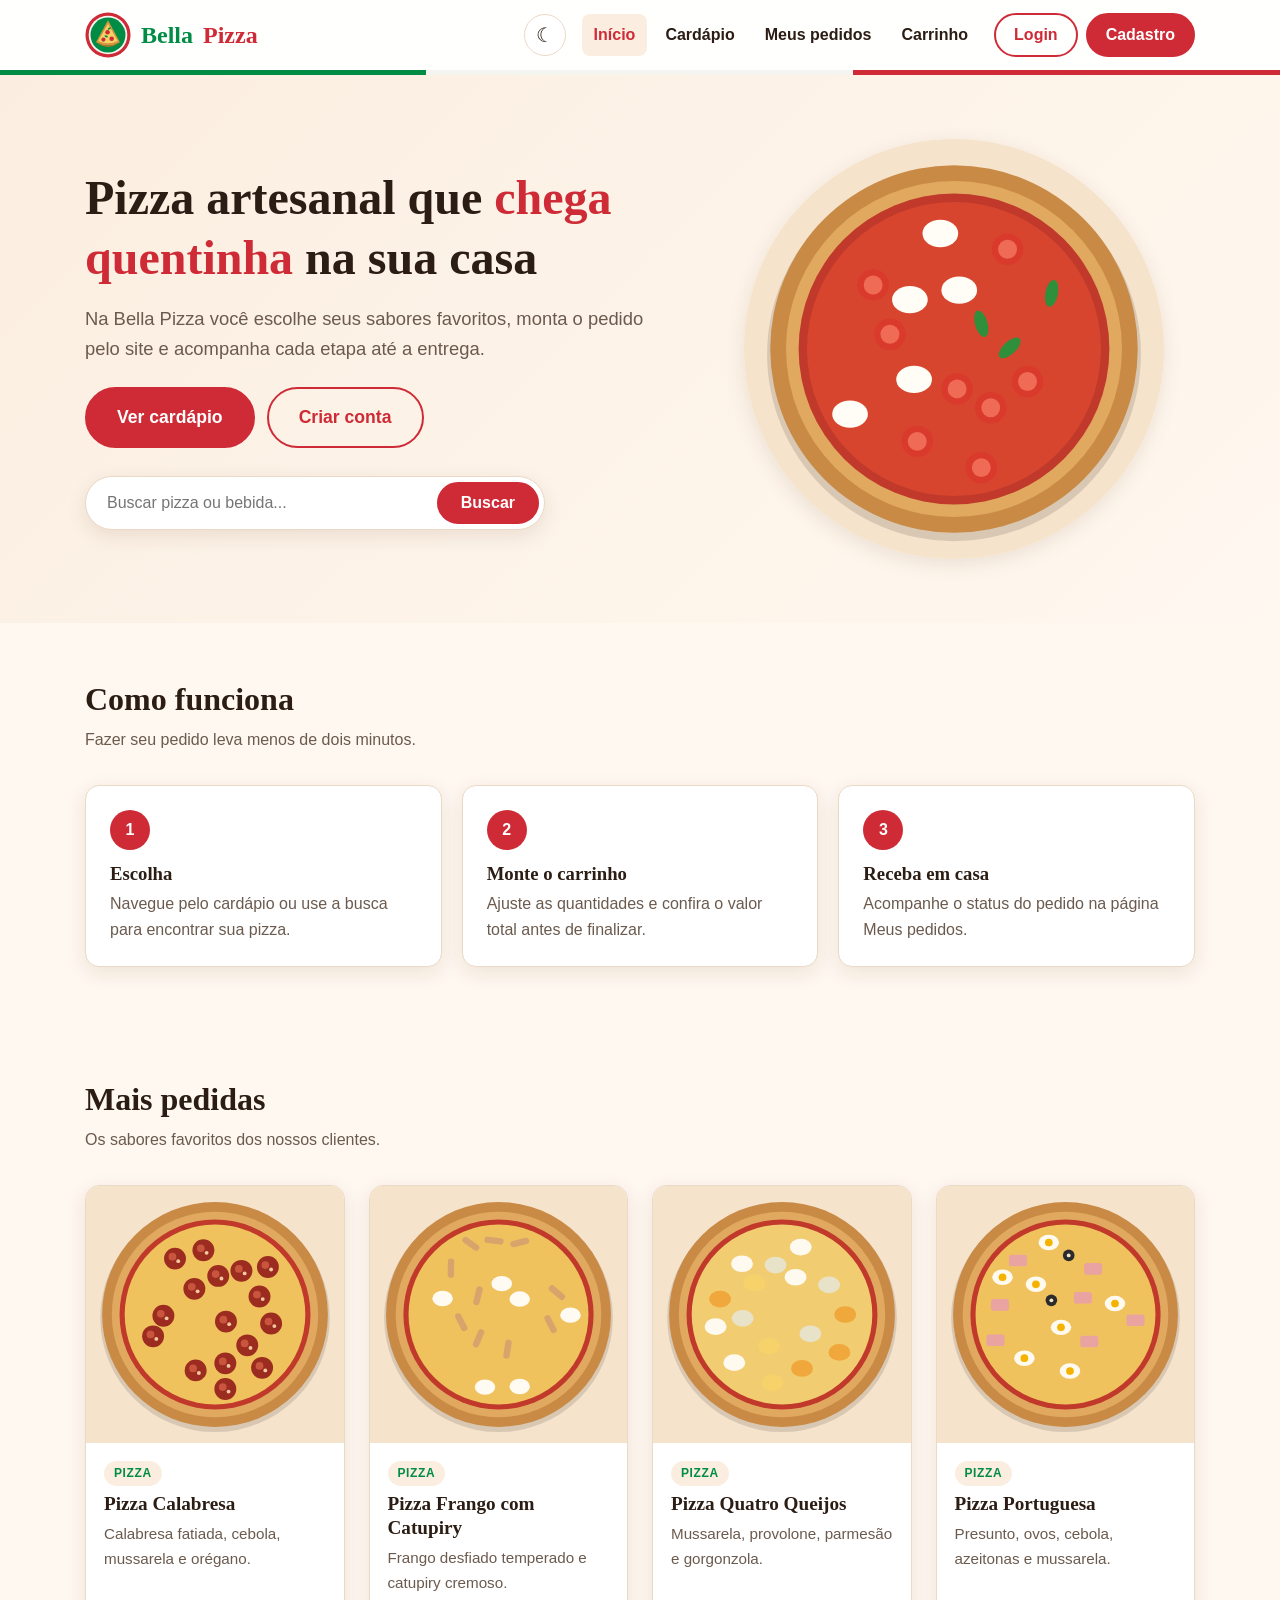
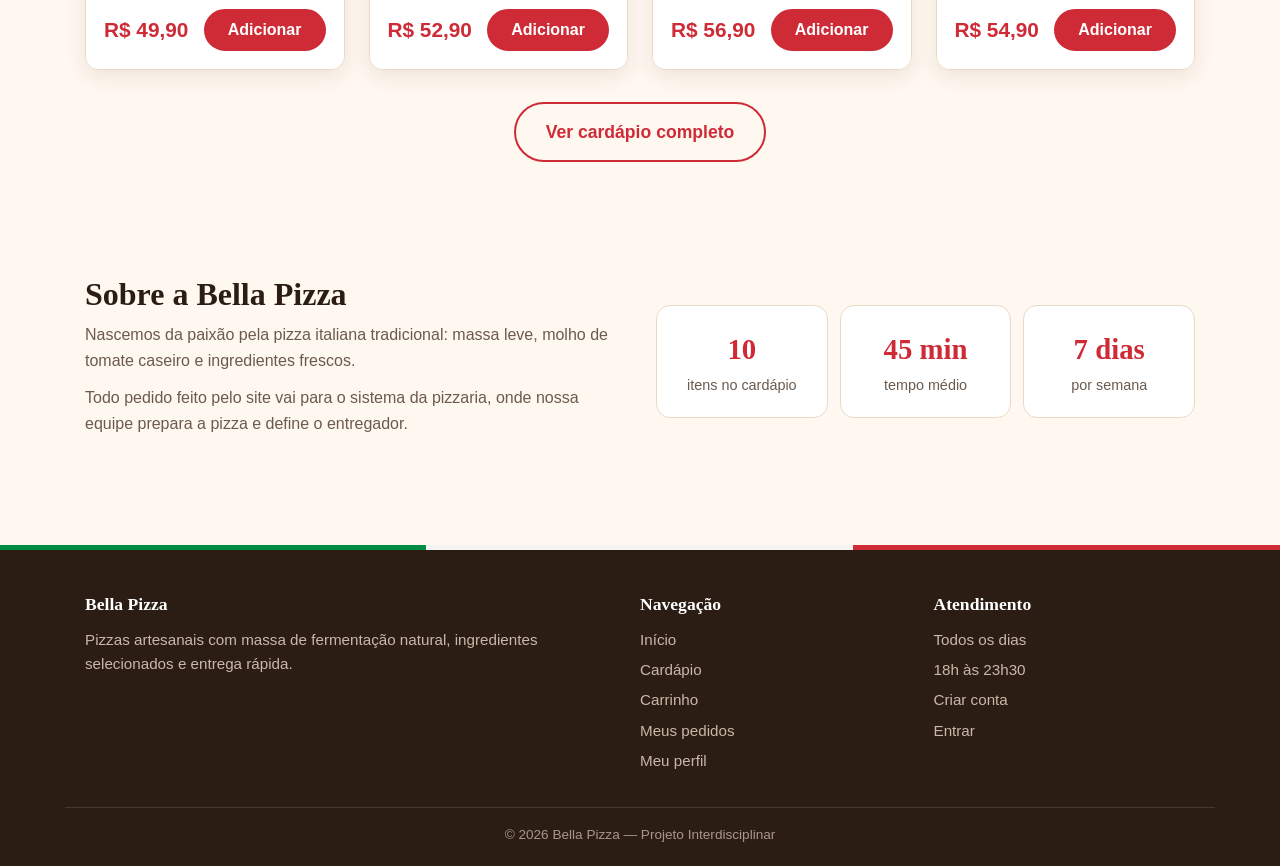
<file: index.html>
<!DOCTYPE html>
<html lang="pt-BR">
<head>
  <meta charset="UTF-8">
  <meta name="viewport" content="width=device-width, initial-scale=1.0">
  <title>Início | Bella Pizza</title>
  <link rel="icon" href="logo.svg">
  <link rel="stylesheet" href="style.css">
  <script src="script.js"></script>
</head>
<body data-pagina="inicio">
  <header class="topo">
    <div class="container topo-conteudo">
      <a href="index.html" class="logo"><img src="logo.svg" alt="Logo Bella Pizza"> Bella <span>Pizza</span></a>
      <button class="tema-botao" id="temaBotao" title="Mudar tema">☾</button>
      <button class="menu-botao" id="menuBotao" title="Menu">☰</button>
      <nav class="menu" id="menu">
        <a href="index.html" class="ativo">Início</a>
        <a href="produtos.html">Cardápio</a>
        <a href="pedidos.html">Meus pedidos</a>
        <a href="carrinho.html">Carrinho <span class="contador" id="contadorCarrinho" hidden>0</span></a>
        <div class="menu-conta" id="menuVisitante">
          <a href="login.html" class="botao botao-contorno">Login</a>
          <a href="cadastro.html" class="botao">Cadastro</a>
        </div>
        <div class="menu-conta" id="menuLogado" hidden>
          <a href="perfil.html" class="botao botao-contorno" id="linkPerfil">Meu perfil</a>
          <button class="botao-texto" id="botaoSair">Sair</button>
        </div>
      </nav>
    </div>
  </header>

  <main>
    <section class="destaque">
      <div class="container destaque-conteudo">
        <div>
          <h1>Pizza artesanal que <span>chega quentinha</span> na sua casa</h1>
          <p>Na Bella Pizza você escolhe seus sabores favoritos, monta o pedido pelo site e acompanha cada etapa até a entrega.</p>
          <div class="destaque-acoes">
            <a href="produtos.html" class="botao botao-grande">Ver cardápio</a>
            <a href="cadastro.html" class="botao botao-contorno botao-grande">Criar conta</a>
          </div>
          <form class="form-busca" action="produtos.html">
            <input type="search" name="busca" maxlength="50" placeholder="Buscar pizza ou bebida...">
            <button type="submit" class="botao">Buscar</button>
          </form>
        </div>
        <div class="destaque-imagem">
          <img src="pizza-margherita.svg" alt="Pizza Margherita">
        </div>
      </div>
    </section>

    <section class="secao">
      <div class="container">
        <h2 class="titulo-secao">Como funciona</h2>
        <p class="subtitulo-secao">Fazer seu pedido leva menos de dois minutos.</p>
        <div class="passos">
          <div class="passo">
            <span class="passo-numero">1</span>
            <h3>Escolha</h3>
            <p>Navegue pelo cardápio ou use a busca para encontrar sua pizza.</p>
          </div>
          <div class="passo">
            <span class="passo-numero">2</span>
            <h3>Monte o carrinho</h3>
            <p>Ajuste as quantidades e confira o valor total antes de finalizar.</p>
          </div>
          <div class="passo">
            <span class="passo-numero">3</span>
            <h3>Receba em casa</h3>
            <p>Acompanhe o status do pedido na página Meus pedidos.</p>
          </div>
        </div>
      </div>
    </section>

    <section class="secao">
      <div class="container">
        <h2 class="titulo-secao">Mais pedidas</h2>
        <p class="subtitulo-secao">Os sabores favoritos dos nossos clientes.</p>
        <div class="grade-produtos" id="destaques"></div>
        <div class="centro">
          <a href="produtos.html" class="botao botao-contorno botao-grande">Ver cardápio completo</a>
        </div>
      </div>
    </section>

    <section class="secao">
      <div class="container sobre">
        <div>
          <h2 class="titulo-secao">Sobre a Bella Pizza</h2>
          <p>Nascemos da paixão pela pizza italiana tradicional: massa leve, molho de tomate caseiro e ingredientes frescos.</p>
          <p>Todo pedido feito pelo site vai para o sistema da pizzaria, onde nossa equipe prepara a pizza e define o entregador.</p>
        </div>
        <div class="numeros">
          <div class="numero"><strong>10</strong><span>itens no cardápio</span></div>
          <div class="numero"><strong>45 min</strong><span>tempo médio</span></div>
          <div class="numero"><strong>7 dias</strong><span>por semana</span></div>
        </div>
      </div>
    </section>
  </main>

  <footer class="rodape">
    <div class="container rodape-conteudo">
      <div>
        <h3>Bella Pizza</h3>
        <p>Pizzas artesanais com massa de fermentação natural, ingredientes selecionados e entrega rápida.</p>
      </div>
      <div>
        <h3>Navegação</h3>
        <ul>
          <li><a href="index.html">Início</a></li>
          <li><a href="produtos.html">Cardápio</a></li>
          <li><a href="carrinho.html">Carrinho</a></li>
          <li><a href="pedidos.html">Meus pedidos</a></li>
          <li><a href="perfil.html">Meu perfil</a></li>
        </ul>
      </div>
      <div>
        <h3>Atendimento</h3>
        <ul>
          <li>Todos os dias</li>
          <li>18h às 23h30</li>
          <li><a href="cadastro.html">Criar conta</a></li>
          <li><a href="login.html">Entrar</a></li>
        </ul>
      </div>
    </div>
    <div class="container rodape-final">© 2026 Bella Pizza — Projeto Interdisciplinar</div>
  </footer>
</body>
</html>
</file>
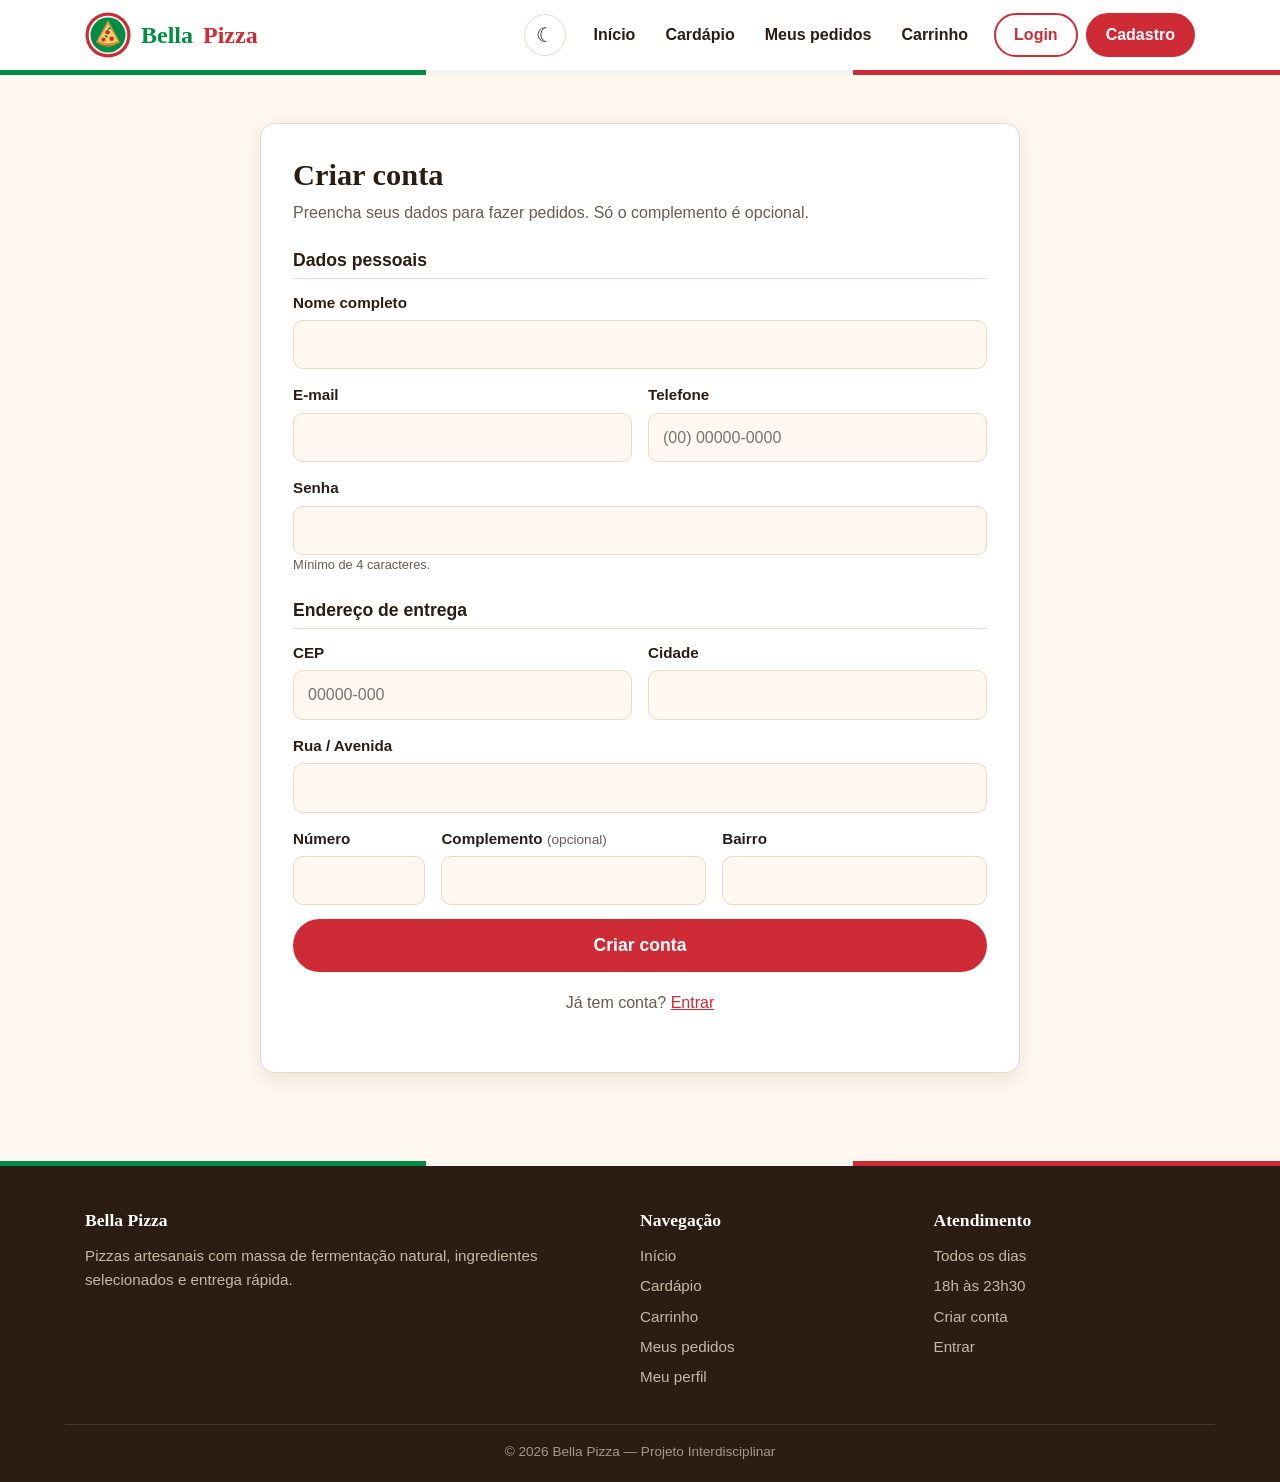
<file: cadastro.html>
<!DOCTYPE html>
<html lang="pt-BR">
<head>
  <meta charset="UTF-8">
  <meta name="viewport" content="width=device-width, initial-scale=1.0">
  <title>Cadastro | Bella Pizza</title>
  <link rel="icon" href="logo.svg">
  <link rel="stylesheet" href="style.css">
  <script src="script.js"></script>
</head>
<body data-pagina="cadastro">
  <header class="topo">
    <div class="container topo-conteudo">
      <a href="index.html" class="logo"><img src="logo.svg" alt="Logo Bella Pizza"> Bella <span>Pizza</span></a>
      <button class="tema-botao" id="temaBotao" title="Mudar tema">☾</button>
      <button class="menu-botao" id="menuBotao" title="Menu">☰</button>
      <nav class="menu" id="menu">
        <a href="index.html">Início</a>
        <a href="produtos.html">Cardápio</a>
        <a href="pedidos.html">Meus pedidos</a>
        <a href="carrinho.html">Carrinho <span class="contador" id="contadorCarrinho" hidden>0</span></a>
        <div class="menu-conta" id="menuVisitante">
          <a href="login.html" class="botao botao-contorno">Login</a>
          <a href="cadastro.html" class="botao">Cadastro</a>
        </div>
        <div class="menu-conta" id="menuLogado" hidden>
          <a href="perfil.html" class="botao botao-contorno" id="linkPerfil">Meu perfil</a>
          <button class="botao-texto" id="botaoSair">Sair</button>
        </div>
      </nav>
    </div>
  </header>

  <main>
    <section class="pagina-form">
      <div class="container">
        <div class="caixa-form caixa-form-larga">
          <h1>Criar conta</h1>
          <p>Preencha seus dados para fazer pedidos. Só o complemento é opcional.</p>

          <form id="formCadastro">
            <h2 class="grupo-titulo">Dados pessoais</h2>
            <div class="campo">
              <label for="nome">Nome completo</label>
              <input type="text" id="nome" minlength="3" maxlength="100" required>
            </div>
            <div class="linha-campos">
              <div class="campo">
                <label for="email">E-mail</label>
                <input type="email" id="email" maxlength="100" required>
              </div>
              <div class="campo">
                <label for="telefone">Telefone</label>
                <input type="tel" id="telefone" maxlength="15" data-mascara="telefone" placeholder="(00) 00000-0000" pattern="\(\d{2}\) \d{4,5}-\d{4}" title="Digite o telefone com DDD" required>
              </div>
            </div>
            <div class="campo">
              <label for="senha">Senha</label>
              <input type="password" id="senha" minlength="4" maxlength="100" required>
              <span class="dica">Mínimo de 4 caracteres.</span>
            </div>

            <h2 class="grupo-titulo">Endereço de entrega</h2>
            <div class="linha-campos">
              <div class="campo">
                <label for="cep">CEP</label>
                <input type="text" id="cep" maxlength="9" data-mascara="cep" placeholder="00000-000" pattern="\d{5}-\d{3}" title="Digite os 8 números do CEP" required>
              </div>
              <div class="campo">
                <label for="cidade">Cidade</label>
                <input type="text" id="cidade" maxlength="50" required>
              </div>
            </div>
            <div class="campo">
              <label for="rua">Rua / Avenida</label>
              <input type="text" id="rua" maxlength="100" required>
            </div>
            <div class="linha-campos linha-campos-3">
              <div class="campo">
                <label for="numero">Número</label>
                <input type="text" id="numero" maxlength="6" data-mascara="numero" required>
              </div>
              <div class="campo">
                <label for="complemento">Complemento <span class="opcional">(opcional)</span></label>
                <input type="text" id="complemento" maxlength="40">
              </div>
              <div class="campo">
                <label for="bairro">Bairro</label>
                <input type="text" id="bairro" maxlength="50" required>
              </div>
            </div>

            <button type="submit" class="botao botao-grande botao-bloco">Criar conta</button>
          </form>

          <p class="link-form">Já tem conta? <a href="login.html">Entrar</a></p>
        </div>
      </div>
    </section>
  </main>

  <footer class="rodape">
    <div class="container rodape-conteudo">
      <div>
        <h3>Bella Pizza</h3>
        <p>Pizzas artesanais com massa de fermentação natural, ingredientes selecionados e entrega rápida.</p>
      </div>
      <div>
        <h3>Navegação</h3>
        <ul>
          <li><a href="index.html">Início</a></li>
          <li><a href="produtos.html">Cardápio</a></li>
          <li><a href="carrinho.html">Carrinho</a></li>
          <li><a href="pedidos.html">Meus pedidos</a></li>
          <li><a href="perfil.html">Meu perfil</a></li>
        </ul>
      </div>
      <div>
        <h3>Atendimento</h3>
        <ul>
          <li>Todos os dias</li>
          <li>18h às 23h30</li>
          <li><a href="cadastro.html">Criar conta</a></li>
          <li><a href="login.html">Entrar</a></li>
        </ul>
      </div>
    </div>
    <div class="container rodape-final">© 2026 Bella Pizza — Projeto Interdisciplinar</div>
  </footer>
</body>
</html>
</file>
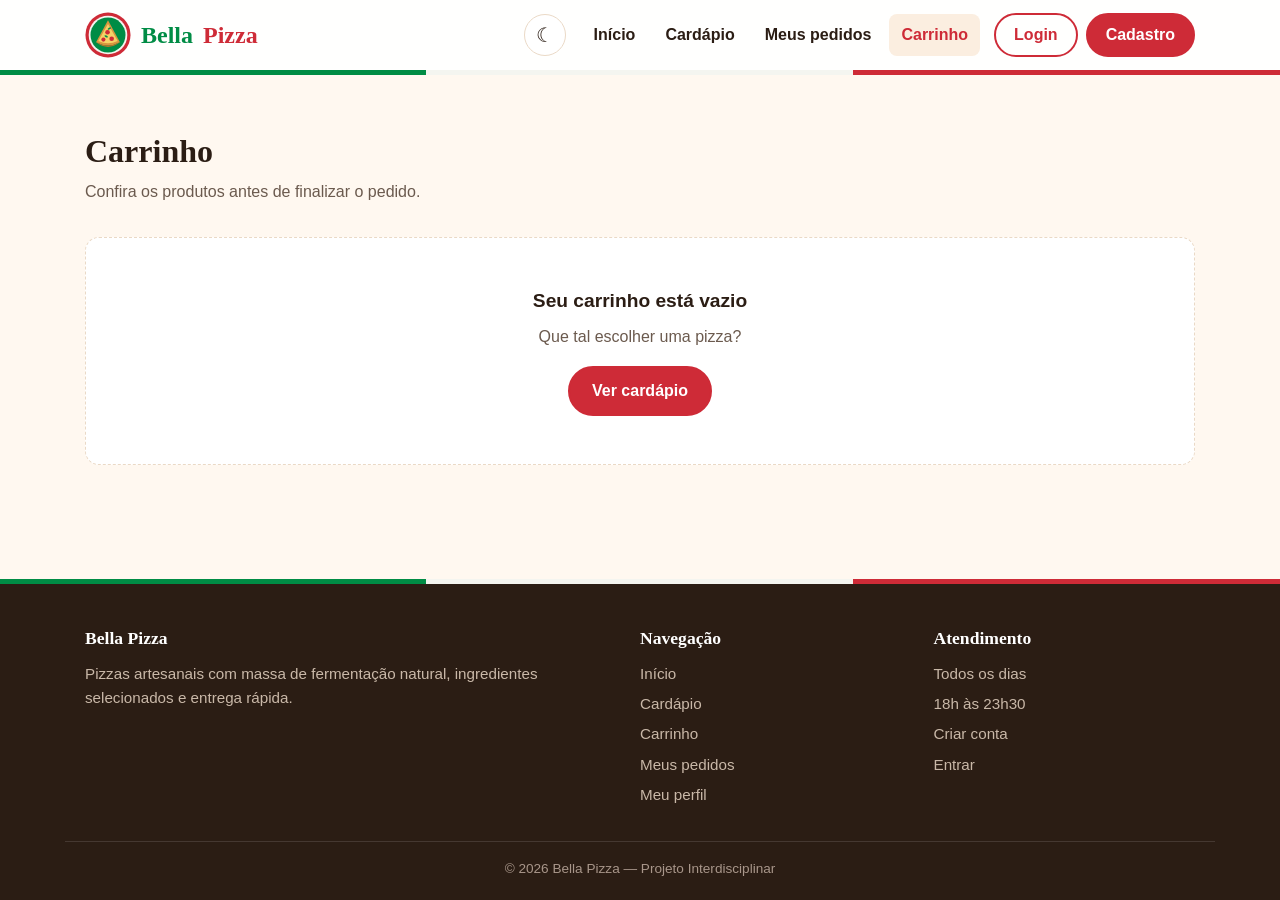
<file: carrinho.html>
<!DOCTYPE html>
<html lang="pt-BR">
<head>
  <meta charset="UTF-8">
  <meta name="viewport" content="width=device-width, initial-scale=1.0">
  <title>Carrinho | Bella Pizza</title>
  <link rel="icon" href="logo.svg">
  <link rel="stylesheet" href="style.css">
  <script src="script.js"></script>
</head>
<body data-pagina="carrinho">
  <header class="topo">
    <div class="container topo-conteudo">
      <a href="index.html" class="logo"><img src="logo.svg" alt="Logo Bella Pizza"> Bella <span>Pizza</span></a>
      <button class="tema-botao" id="temaBotao" title="Mudar tema">☾</button>
      <button class="menu-botao" id="menuBotao" title="Menu">☰</button>
      <nav class="menu" id="menu">
        <a href="index.html">Início</a>
        <a href="produtos.html">Cardápio</a>
        <a href="pedidos.html">Meus pedidos</a>
        <a href="carrinho.html" class="ativo">Carrinho <span class="contador" id="contadorCarrinho" hidden>0</span></a>
        <div class="menu-conta" id="menuVisitante">
          <a href="login.html" class="botao botao-contorno">Login</a>
          <a href="cadastro.html" class="botao">Cadastro</a>
        </div>
        <div class="menu-conta" id="menuLogado" hidden>
          <a href="perfil.html" class="botao botao-contorno" id="linkPerfil">Meu perfil</a>
          <button class="botao-texto" id="botaoSair">Sair</button>
        </div>
      </nav>
    </div>
  </header>

  <main>
    <section class="secao">
      <div class="container">
        <h1 class="titulo-secao">Carrinho</h1>
        <p class="subtitulo-secao">Confira os produtos antes de finalizar o pedido.</p>

        <div class="vazio" id="carrinhoVazio" hidden>
          <strong>Seu carrinho está vazio</strong>
          Que tal escolher uma pizza?
          <br><a href="produtos.html" class="botao">Ver cardápio</a>
        </div>

        <div class="layout-carrinho" id="layoutCarrinho" hidden>
          <div class="lista-carrinho" id="listaCarrinho"></div>

          <aside class="resumo">
            <h2>Resumo do pedido</h2>
            <div class="linha-resumo"><span>Subtotal</span><span id="subtotalCarrinho">R$ 0,00</span></div>
            <div class="linha-resumo"><span>Entrega</span><span>Grátis</span></div>
            <div class="linha-resumo linha-total"><span>Total</span><span id="totalCarrinho">R$ 0,00</span></div>
            <div class="endereco-entrega" id="enderecoEntrega"></div>
            <button class="botao botao-verde botao-grande botao-bloco" id="botaoFinalizar">Finalizar pedido</button>
            <a href="produtos.html" class="botao botao-contorno botao-bloco">Continuar comprando</a>
          </aside>
        </div>
      </div>
    </section>
  </main>

  <footer class="rodape">
    <div class="container rodape-conteudo">
      <div>
        <h3>Bella Pizza</h3>
        <p>Pizzas artesanais com massa de fermentação natural, ingredientes selecionados e entrega rápida.</p>
      </div>
      <div>
        <h3>Navegação</h3>
        <ul>
          <li><a href="index.html">Início</a></li>
          <li><a href="produtos.html">Cardápio</a></li>
          <li><a href="carrinho.html">Carrinho</a></li>
          <li><a href="pedidos.html">Meus pedidos</a></li>
          <li><a href="perfil.html">Meu perfil</a></li>
        </ul>
      </div>
      <div>
        <h3>Atendimento</h3>
        <ul>
          <li>Todos os dias</li>
          <li>18h às 23h30</li>
          <li><a href="cadastro.html">Criar conta</a></li>
          <li><a href="login.html">Entrar</a></li>
        </ul>
      </div>
    </div>
    <div class="container rodape-final">© 2026 Bella Pizza — Projeto Interdisciplinar</div>
  </footer>
</body>
</html>
</file>
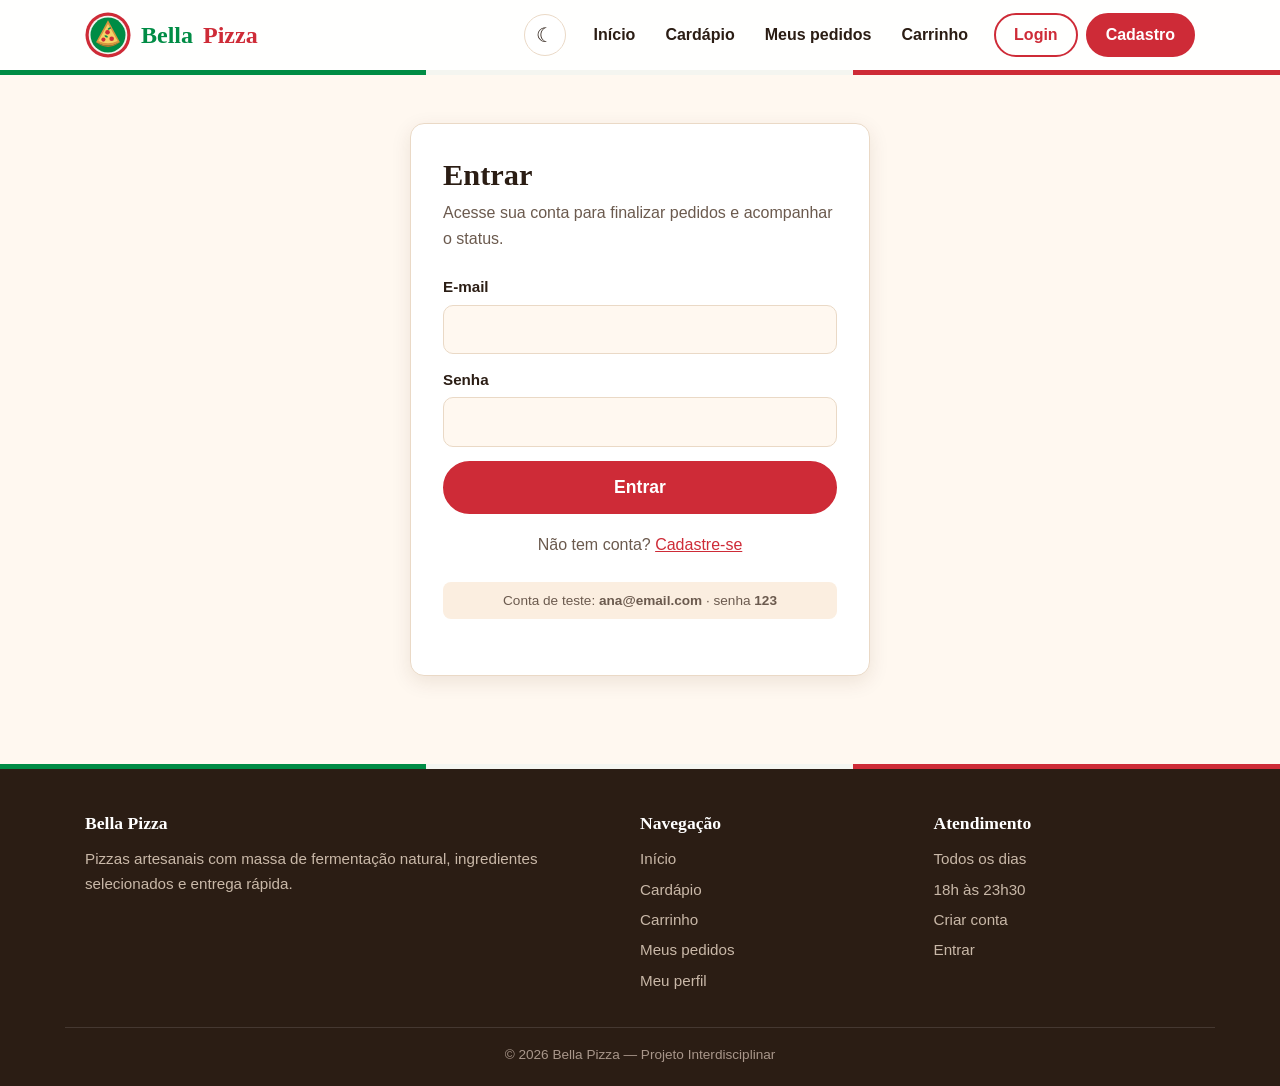
<file: login.html>
<!DOCTYPE html>
<html lang="pt-BR">
<head>
  <meta charset="UTF-8">
  <meta name="viewport" content="width=device-width, initial-scale=1.0">
  <title>Login | Bella Pizza</title>
  <link rel="icon" href="logo.svg">
  <link rel="stylesheet" href="style.css">
  <script src="script.js"></script>
</head>
<body data-pagina="login">
  <header class="topo">
    <div class="container topo-conteudo">
      <a href="index.html" class="logo"><img src="logo.svg" alt="Logo Bella Pizza"> Bella <span>Pizza</span></a>
      <button class="tema-botao" id="temaBotao" title="Mudar tema">☾</button>
      <button class="menu-botao" id="menuBotao" title="Menu">☰</button>
      <nav class="menu" id="menu">
        <a href="index.html">Início</a>
        <a href="produtos.html">Cardápio</a>
        <a href="pedidos.html">Meus pedidos</a>
        <a href="carrinho.html">Carrinho <span class="contador" id="contadorCarrinho" hidden>0</span></a>
        <div class="menu-conta" id="menuVisitante">
          <a href="login.html" class="botao botao-contorno">Login</a>
          <a href="cadastro.html" class="botao">Cadastro</a>
        </div>
        <div class="menu-conta" id="menuLogado" hidden>
          <a href="perfil.html" class="botao botao-contorno" id="linkPerfil">Meu perfil</a>
          <button class="botao-texto" id="botaoSair">Sair</button>
        </div>
      </nav>
    </div>
  </header>

  <main>
    <section class="pagina-form">
      <div class="container">
        <div class="caixa-form">
          <h1>Entrar</h1>
          <p>Acesse sua conta para finalizar pedidos e acompanhar o status.</p>

          <form id="formLogin">
            <div class="campo">
              <label for="email">E-mail</label>
              <input type="email" id="email" maxlength="100" required>
            </div>
            <div class="campo">
              <label for="senha">Senha</label>
              <input type="password" id="senha" maxlength="100" required>
            </div>
            <button type="submit" class="botao botao-grande botao-bloco">Entrar</button>
          </form>

          <p class="link-form">Não tem conta? <a href="cadastro.html">Cadastre-se</a></p>
          <p class="conta-teste">Conta de teste: <strong>ana@email.com</strong> · senha <strong>123</strong></p>
        </div>
      </div>
    </section>
  </main>

  <footer class="rodape">
    <div class="container rodape-conteudo">
      <div>
        <h3>Bella Pizza</h3>
        <p>Pizzas artesanais com massa de fermentação natural, ingredientes selecionados e entrega rápida.</p>
      </div>
      <div>
        <h3>Navegação</h3>
        <ul>
          <li><a href="index.html">Início</a></li>
          <li><a href="produtos.html">Cardápio</a></li>
          <li><a href="carrinho.html">Carrinho</a></li>
          <li><a href="pedidos.html">Meus pedidos</a></li>
          <li><a href="perfil.html">Meu perfil</a></li>
        </ul>
      </div>
      <div>
        <h3>Atendimento</h3>
        <ul>
          <li>Todos os dias</li>
          <li>18h às 23h30</li>
          <li><a href="cadastro.html">Criar conta</a></li>
          <li><a href="login.html">Entrar</a></li>
        </ul>
      </div>
    </div>
    <div class="container rodape-final">© 2026 Bella Pizza — Projeto Interdisciplinar</div>
  </footer>
</body>
</html>
</file>
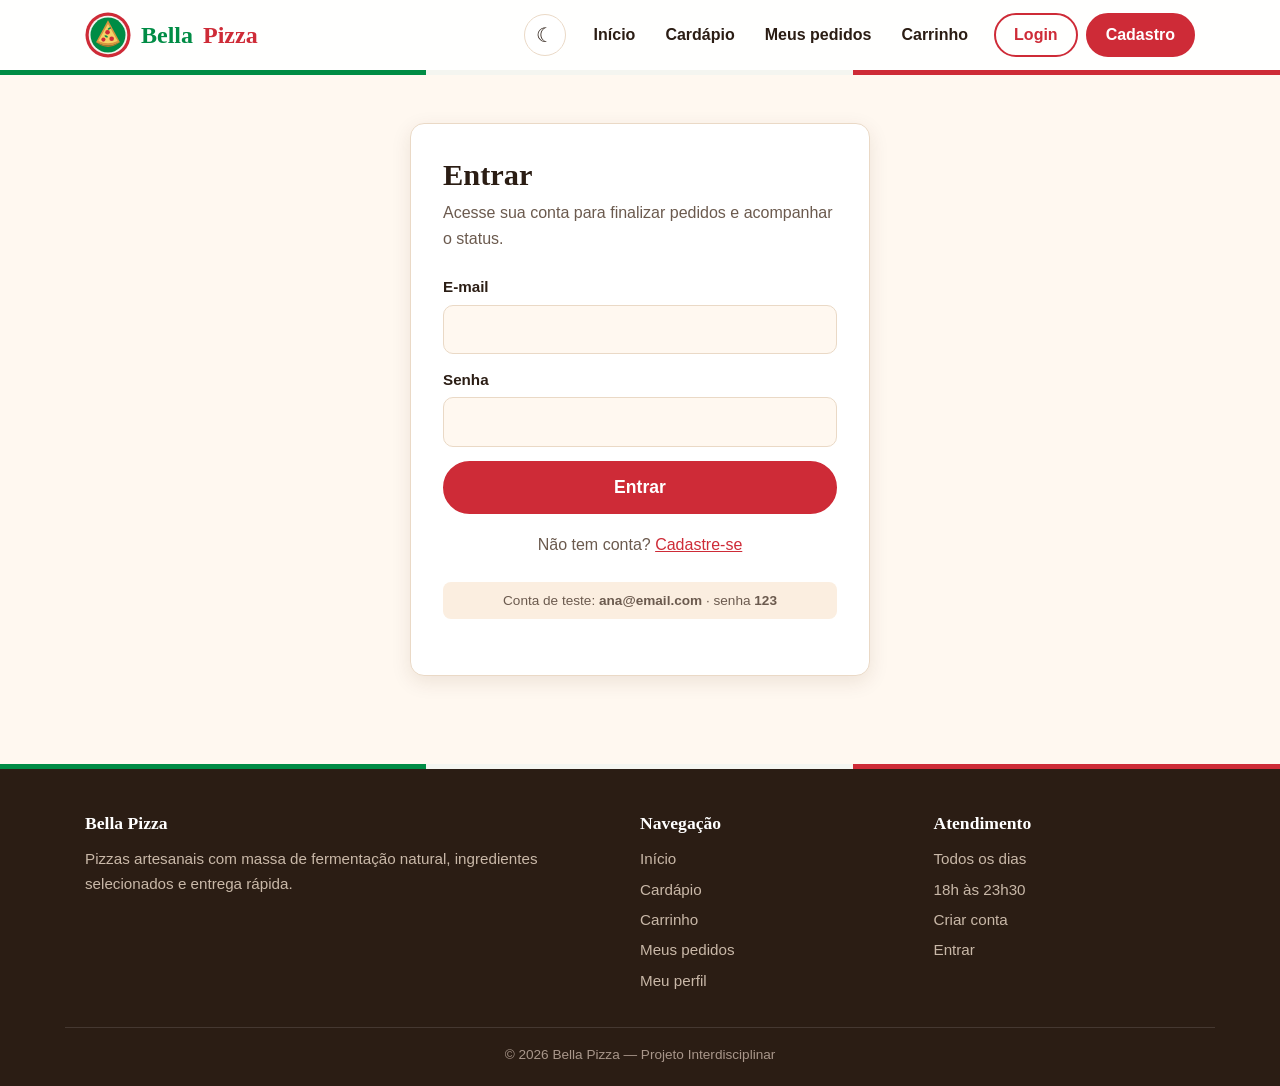
<file: pedidos.html>
<!DOCTYPE html>
<html lang="pt-BR">
<head>
  <meta charset="UTF-8">
  <meta name="viewport" content="width=device-width, initial-scale=1.0">
  <title>Meus pedidos | Bella Pizza</title>
  <link rel="icon" href="logo.svg">
  <link rel="stylesheet" href="style.css">
  <script src="script.js"></script>
</head>
<body data-pagina="pedidos">
  <header class="topo">
    <div class="container topo-conteudo">
      <a href="index.html" class="logo"><img src="logo.svg" alt="Logo Bella Pizza"> Bella <span>Pizza</span></a>
      <button class="tema-botao" id="temaBotao" title="Mudar tema">☾</button>
      <button class="menu-botao" id="menuBotao" title="Menu">☰</button>
      <nav class="menu" id="menu">
        <a href="index.html">Início</a>
        <a href="produtos.html">Cardápio</a>
        <a href="pedidos.html" class="ativo">Meus pedidos</a>
        <a href="carrinho.html">Carrinho <span class="contador" id="contadorCarrinho" hidden>0</span></a>
        <div class="menu-conta" id="menuVisitante">
          <a href="login.html" class="botao botao-contorno">Login</a>
          <a href="cadastro.html" class="botao">Cadastro</a>
        </div>
        <div class="menu-conta" id="menuLogado" hidden>
          <a href="perfil.html" class="botao botao-contorno" id="linkPerfil">Meu perfil</a>
          <button class="botao-texto" id="botaoSair">Sair</button>
        </div>
      </nav>
    </div>
  </header>

  <main>
    <section class="secao">
      <div class="container">
        <h1 class="titulo-secao">Meus pedidos</h1>
        <p class="subtitulo-secao">Acompanhe os pedidos feitos com a sua conta.</p>

        <div class="info info-sucesso" id="mensagemNovoPedido" hidden></div>
        <div class="info">O status é atualizado pela pizzaria: <strong>pendente</strong>, <strong>entregue</strong> ou <strong>cancelado</strong>.</div>

        <div class="lista-pedidos" id="listaPedidos"></div>

        <div class="vazio" id="semPedidos" hidden>
          <strong>Você ainda não fez nenhum pedido</strong>
          Escolha seus sabores no cardápio.
          <br><a href="produtos.html" class="botao">Ver cardápio</a>
        </div>
      </div>
    </section>
  </main>

  <footer class="rodape">
    <div class="container rodape-conteudo">
      <div>
        <h3>Bella Pizza</h3>
        <p>Pizzas artesanais com massa de fermentação natural, ingredientes selecionados e entrega rápida.</p>
      </div>
      <div>
        <h3>Navegação</h3>
        <ul>
          <li><a href="index.html">Início</a></li>
          <li><a href="produtos.html">Cardápio</a></li>
          <li><a href="carrinho.html">Carrinho</a></li>
          <li><a href="pedidos.html">Meus pedidos</a></li>
          <li><a href="perfil.html">Meu perfil</a></li>
        </ul>
      </div>
      <div>
        <h3>Atendimento</h3>
        <ul>
          <li>Todos os dias</li>
          <li>18h às 23h30</li>
          <li><a href="cadastro.html">Criar conta</a></li>
          <li><a href="login.html">Entrar</a></li>
        </ul>
      </div>
    </div>
    <div class="container rodape-final">© 2026 Bella Pizza — Projeto Interdisciplinar</div>
  </footer>
</body>
</html>
</file>
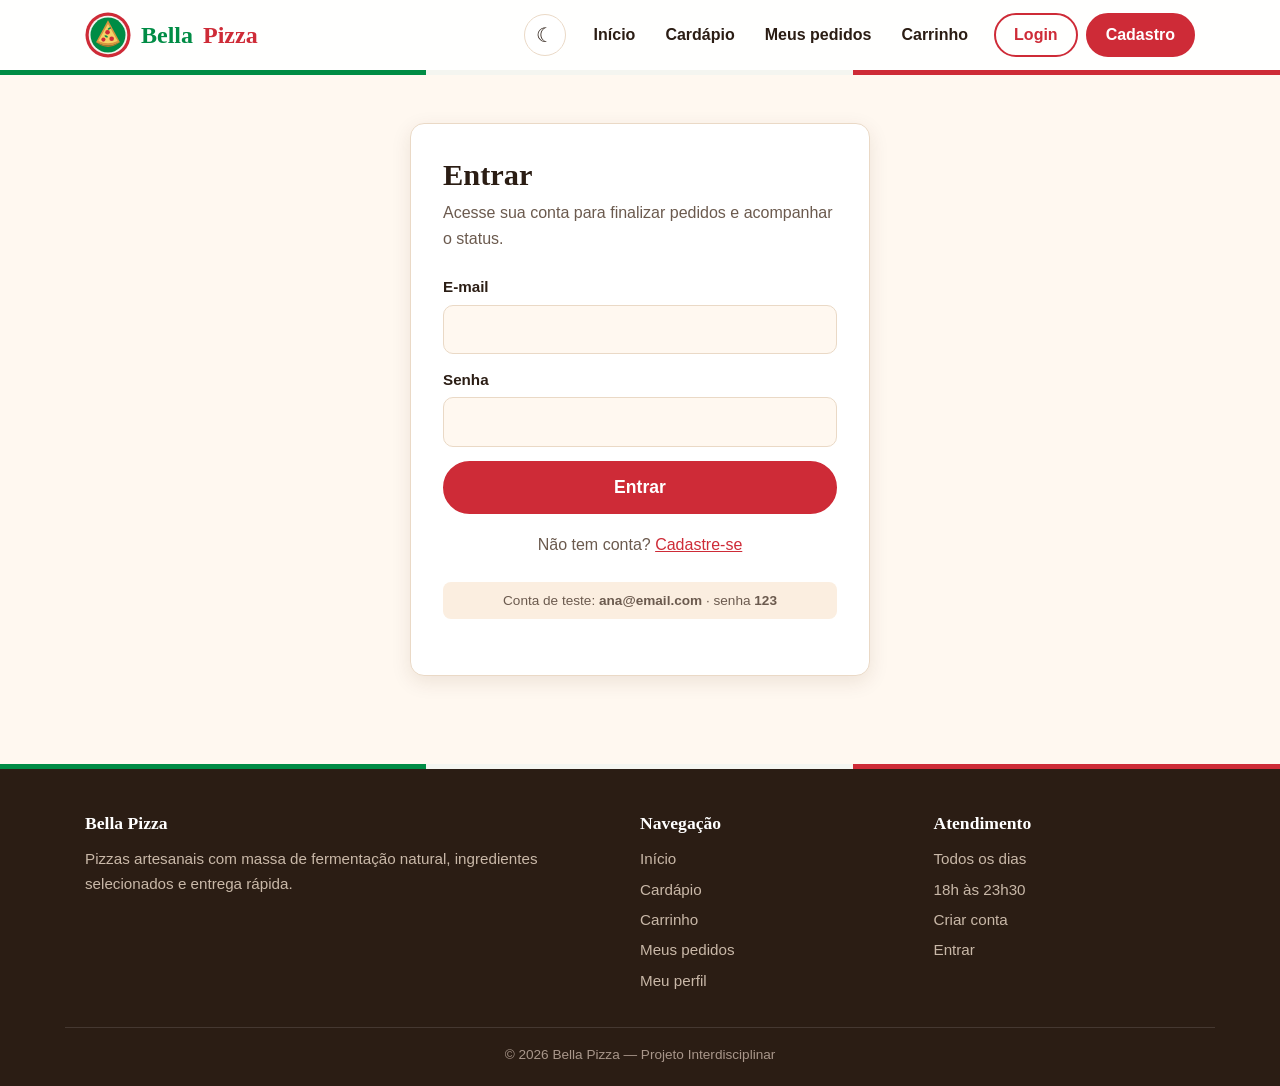
<file: perfil.html>
<!DOCTYPE html>
<html lang="pt-BR">
<head>
  <meta charset="UTF-8">
  <meta name="viewport" content="width=device-width, initial-scale=1.0">
  <title>Meu perfil | Bella Pizza</title>
  <link rel="icon" href="logo.svg">
  <link rel="stylesheet" href="style.css">
  <script src="script.js"></script>
</head>
<body data-pagina="perfil">
  <header class="topo">
    <div class="container topo-conteudo">
      <a href="index.html" class="logo"><img src="logo.svg" alt="Logo Bella Pizza"> Bella <span>Pizza</span></a>
      <button class="tema-botao" id="temaBotao" title="Mudar tema">☾</button>
      <button class="menu-botao" id="menuBotao" title="Menu">☰</button>
      <nav class="menu" id="menu">
        <a href="index.html">Início</a>
        <a href="produtos.html">Cardápio</a>
        <a href="pedidos.html">Meus pedidos</a>
        <a href="carrinho.html">Carrinho <span class="contador" id="contadorCarrinho" hidden>0</span></a>
        <div class="menu-conta" id="menuVisitante">
          <a href="login.html" class="botao botao-contorno">Login</a>
          <a href="cadastro.html" class="botao">Cadastro</a>
        </div>
        <div class="menu-conta" id="menuLogado" hidden>
          <a href="perfil.html" class="botao botao-contorno" id="linkPerfil">Meu perfil</a>
          <button class="botao-texto" id="botaoSair">Sair</button>
        </div>
      </nav>
    </div>
  </header>

  <main>
    <section class="pagina-form">
      <div class="container">
        <div class="caixa-form caixa-form-larga">
          <div class="cabecalho-perfil">
            <div class="avatar" id="avatar"></div>
            <div>
              <h1 id="nomePerfil">Meu perfil</h1>
              <p id="codigoPerfil"></p>
            </div>
          </div>

          <form id="formPerfil">
            <h2 class="grupo-titulo">Dados pessoais</h2>
            <div class="campo">
              <label for="nome">Nome completo</label>
              <input type="text" id="nome" minlength="3" maxlength="100" required>
            </div>
            <div class="linha-campos">
              <div class="campo">
                <label for="email">E-mail</label>
                <input type="email" id="email" maxlength="100" required>
              </div>
              <div class="campo">
                <label for="telefone">Telefone</label>
                <input type="tel" id="telefone" maxlength="15" data-mascara="telefone" placeholder="(00) 00000-0000" pattern="\(\d{2}\) \d{4,5}-\d{4}" title="Digite o telefone com DDD" required>
              </div>
            </div>
            <h2 class="grupo-titulo">Endereço de entrega</h2>
            <div class="linha-campos">
              <div class="campo">
                <label for="cep">CEP</label>
                <input type="text" id="cep" maxlength="9" data-mascara="cep" placeholder="00000-000" pattern="\d{5}-\d{3}" title="Digite os 8 números do CEP" required>
              </div>
              <div class="campo">
                <label for="cidade">Cidade</label>
                <input type="text" id="cidade" maxlength="50" required>
              </div>
            </div>
            <div class="campo">
              <label for="rua">Rua / Avenida</label>
              <input type="text" id="rua" maxlength="100" required>
            </div>
            <div class="linha-campos linha-campos-3">
              <div class="campo">
                <label for="numero">Número</label>
                <input type="text" id="numero" maxlength="6" data-mascara="numero" required>
              </div>
              <div class="campo">
                <label for="complemento">Complemento <span class="opcional">(opcional)</span></label>
                <input type="text" id="complemento" maxlength="40">
              </div>
              <div class="campo">
                <label for="bairro">Bairro</label>
                <input type="text" id="bairro" maxlength="50" required>
              </div>
            </div>

            <h2 class="grupo-titulo">Alterar senha <span class="opcional">(opcional)</span></h2>
            <div class="campo">
              <label for="novaSenha">Nova senha</label>
              <input type="password" id="novaSenha" minlength="4" maxlength="100">
              <span class="dica">Deixe em branco para manter a senha atual.</span>
            </div>

            <div class="acoes-form">
              <button type="submit" class="botao botao-verde">Salvar alterações</button>
              <a href="pedidos.html" class="botao botao-contorno">Ver meus pedidos</a>
            </div>
          </form>
        </div>
      </div>
    </section>
  </main>

  <footer class="rodape">
    <div class="container rodape-conteudo">
      <div>
        <h3>Bella Pizza</h3>
        <p>Pizzas artesanais com massa de fermentação natural, ingredientes selecionados e entrega rápida.</p>
      </div>
      <div>
        <h3>Navegação</h3>
        <ul>
          <li><a href="index.html">Início</a></li>
          <li><a href="produtos.html">Cardápio</a></li>
          <li><a href="carrinho.html">Carrinho</a></li>
          <li><a href="pedidos.html">Meus pedidos</a></li>
          <li><a href="perfil.html">Meu perfil</a></li>
        </ul>
      </div>
      <div>
        <h3>Atendimento</h3>
        <ul>
          <li>Todos os dias</li>
          <li>18h às 23h30</li>
          <li><a href="cadastro.html">Criar conta</a></li>
          <li><a href="login.html">Entrar</a></li>
        </ul>
      </div>
    </div>
    <div class="container rodape-final">© 2026 Bella Pizza — Projeto Interdisciplinar</div>
  </footer>
</body>
</html>
</file>
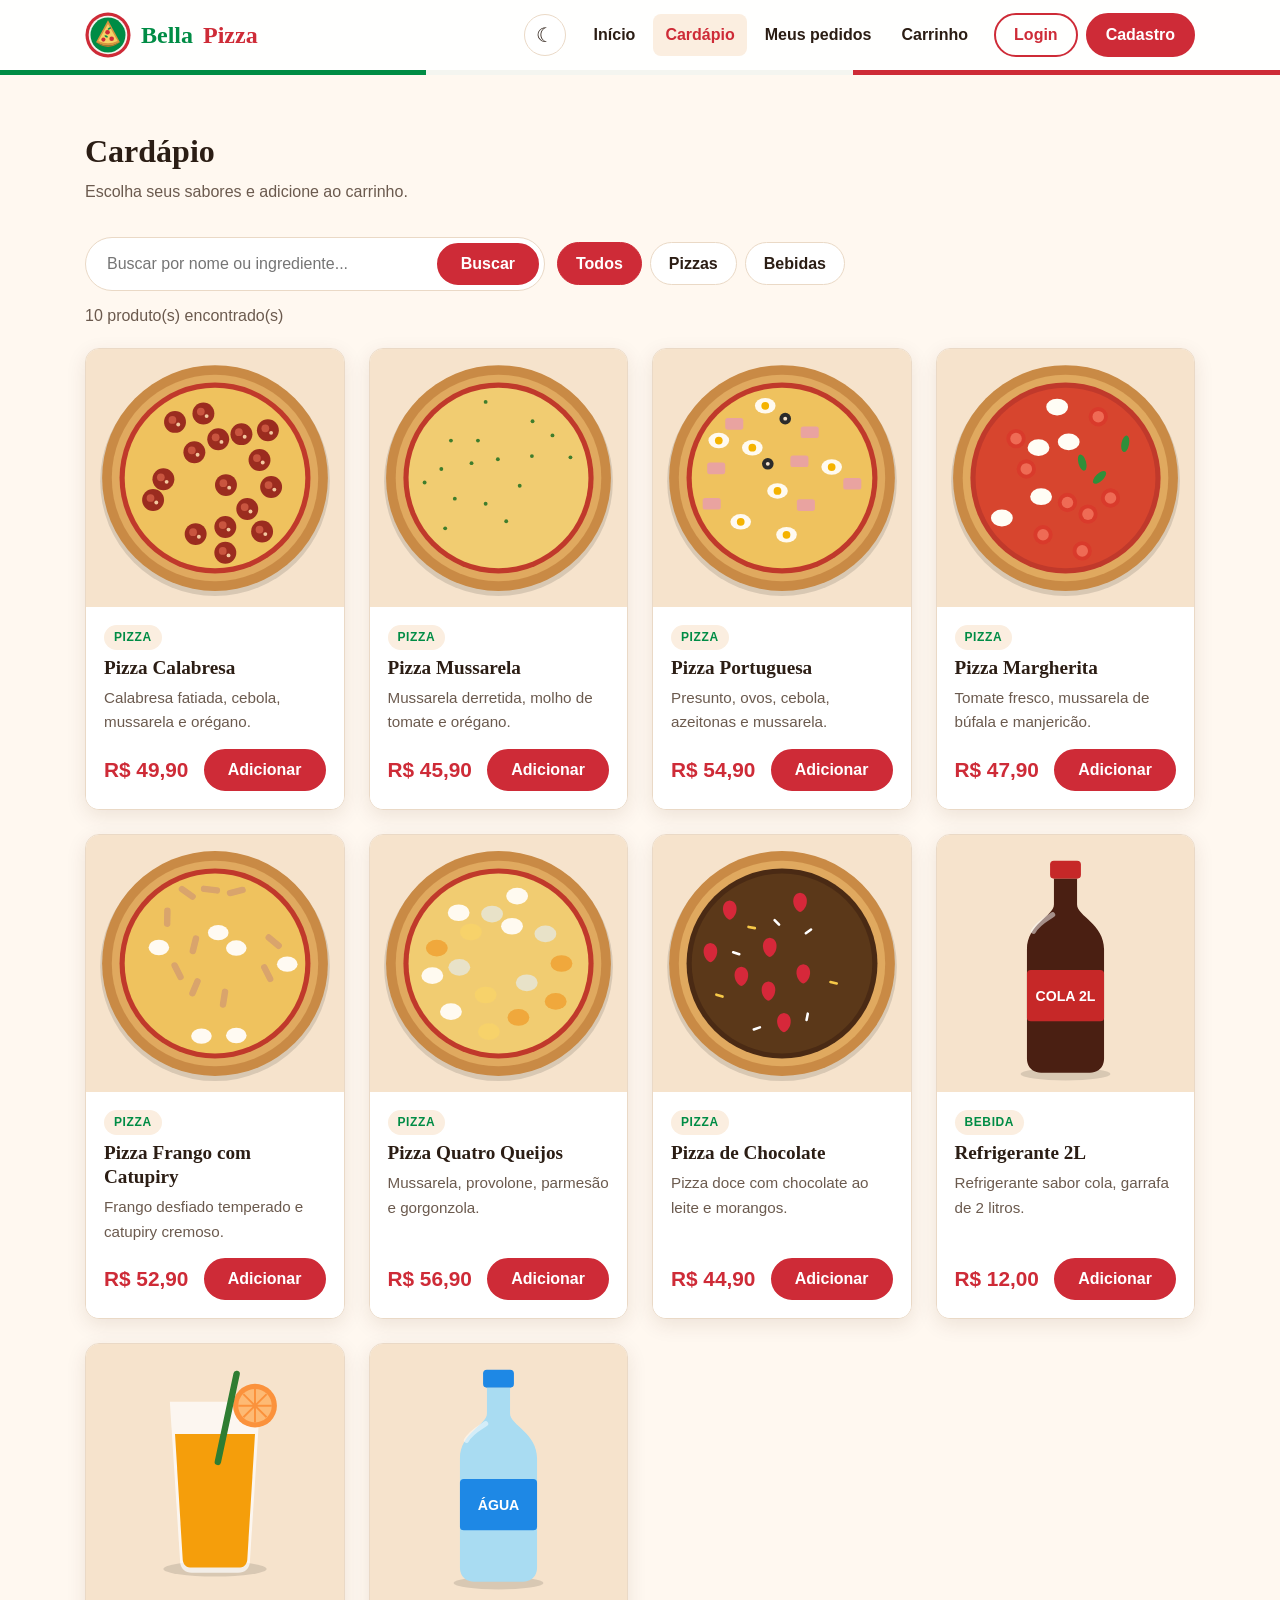
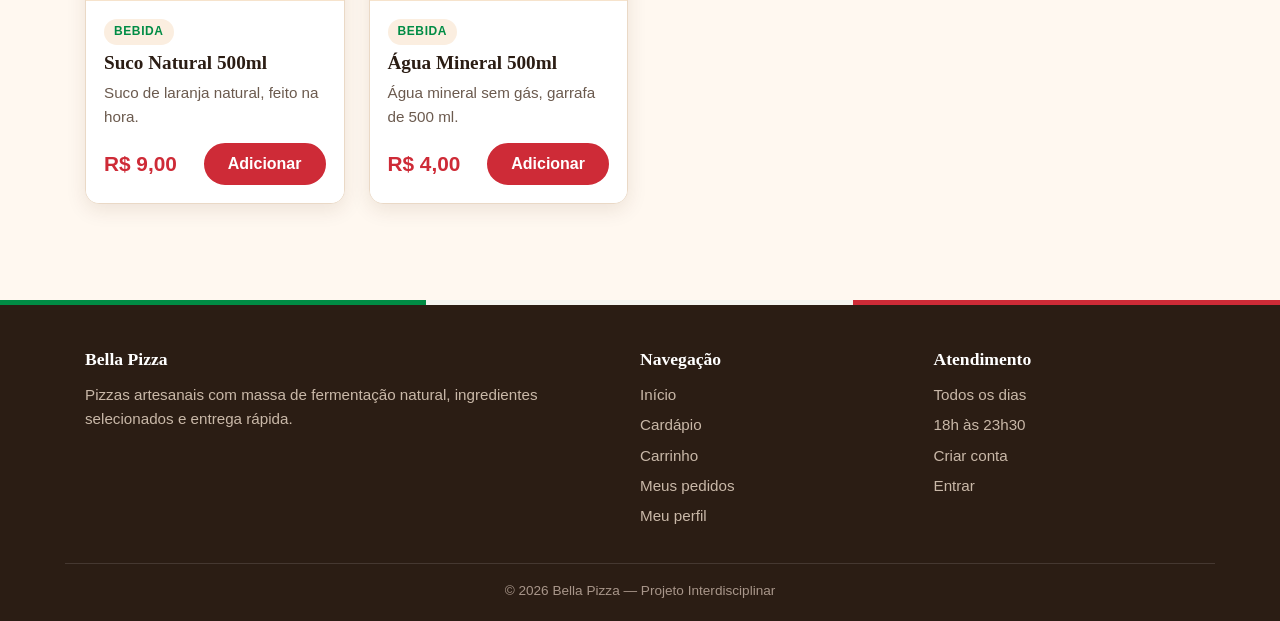
<file: produtos.html>
<!DOCTYPE html>
<html lang="pt-BR">
<head>
  <meta charset="UTF-8">
  <meta name="viewport" content="width=device-width, initial-scale=1.0">
  <title>Cardápio | Bella Pizza</title>
  <link rel="icon" href="logo.svg">
  <link rel="stylesheet" href="style.css">
  <script src="script.js"></script>
</head>
<body data-pagina="produtos">
  <header class="topo">
    <div class="container topo-conteudo">
      <a href="index.html" class="logo"><img src="logo.svg" alt="Logo Bella Pizza"> Bella <span>Pizza</span></a>
      <button class="tema-botao" id="temaBotao" title="Mudar tema">☾</button>
      <button class="menu-botao" id="menuBotao" title="Menu">☰</button>
      <nav class="menu" id="menu">
        <a href="index.html">Início</a>
        <a href="produtos.html" class="ativo">Cardápio</a>
        <a href="pedidos.html">Meus pedidos</a>
        <a href="carrinho.html">Carrinho <span class="contador" id="contadorCarrinho" hidden>0</span></a>
        <div class="menu-conta" id="menuVisitante">
          <a href="login.html" class="botao botao-contorno">Login</a>
          <a href="cadastro.html" class="botao">Cadastro</a>
        </div>
        <div class="menu-conta" id="menuLogado" hidden>
          <a href="perfil.html" class="botao botao-contorno" id="linkPerfil">Meu perfil</a>
          <button class="botao-texto" id="botaoSair">Sair</button>
        </div>
      </nav>
    </div>
  </header>

  <main>
    <section class="secao">
      <div class="container">
        <h1 class="titulo-secao">Cardápio</h1>
        <p class="subtitulo-secao">Escolha seus sabores e adicione ao carrinho.</p>

        <div class="barra-filtros">
          <form class="form-busca" id="formBusca">
            <input type="search" id="campoBusca" maxlength="50" placeholder="Buscar por nome ou ingrediente...">
            <button type="submit" class="botao">Buscar</button>
          </form>
          <div class="filtros">
            <button class="filtro ativo" data-categoria="Todos">Todos</button>
            <button class="filtro" data-categoria="Pizza">Pizzas</button>
            <button class="filtro" data-categoria="Bebida">Bebidas</button>
          </div>
        </div>

        <p class="resultado-busca" id="resultadoBusca"></p>
        <div class="grade-produtos" id="gradeProdutos"></div>

        <div class="vazio" id="semResultados" hidden>
          <strong>Nenhum produto encontrado</strong>
          Tente buscar por outro nome ou ingrediente.
        </div>
      </div>
    </section>
  </main>

  <footer class="rodape">
    <div class="container rodape-conteudo">
      <div>
        <h3>Bella Pizza</h3>
        <p>Pizzas artesanais com massa de fermentação natural, ingredientes selecionados e entrega rápida.</p>
      </div>
      <div>
        <h3>Navegação</h3>
        <ul>
          <li><a href="index.html">Início</a></li>
          <li><a href="produtos.html">Cardápio</a></li>
          <li><a href="carrinho.html">Carrinho</a></li>
          <li><a href="pedidos.html">Meus pedidos</a></li>
          <li><a href="perfil.html">Meu perfil</a></li>
        </ul>
      </div>
      <div>
        <h3>Atendimento</h3>
        <ul>
          <li>Todos os dias</li>
          <li>18h às 23h30</li>
          <li><a href="cadastro.html">Criar conta</a></li>
          <li><a href="login.html">Entrar</a></li>
        </ul>
      </div>
    </div>
    <div class="container rodape-final">© 2026 Bella Pizza — Projeto Interdisciplinar</div>
  </footer>
</body>
</html>
</file>
<file: style.css>
:root {
  --fundo: #fff8f0;
  --superficie: #ffffff;
  --superficie-2: #fbeee0;
  --texto: #2b1d14;
  --texto-suave: #6b5a4e;
  --primaria: #ce2b37;
  --primaria-escura: #a8202b;
  --secundaria: #008c45;
  --borda: #ead9c6;
  --sombra: 0 6px 20px rgba(80, 40, 10, 0.10);
  --topo: rgba(255, 255, 255, 0.92);
  --erro: #c62828;
  --raio: 14px;
}

[data-theme="escuro"] {
  --fundo: #16110e;
  --superficie: #221a16;
  --superficie-2: #2c221d;
  --texto: #f5ebe0;
  --texto-suave: #bfae9f;
  --primaria: #ef5350;
  --primaria-escura: #e53935;
  --secundaria: #66bb6a;
  --borda: #3b2f28;
  --sombra: 0 6px 20px rgba(0, 0, 0, 0.45);
  --topo: rgba(29, 23, 20, 0.92);
  --erro: #ff7b72;
}

* {
  box-sizing: border-box;
  margin: 0;
  padding: 0;
}

html {
  scroll-behavior: smooth;
}

[hidden] {
  display: none !important;
}

body {
  font-family: "Segoe UI", Roboto, Arial, sans-serif;
  background: var(--fundo);
  color: var(--texto);
  line-height: 1.6;
  min-height: 100vh;
  display: flex;
  flex-direction: column;
  transition: background-color 0.3s, color 0.3s;
}

main {
  flex: 1;
}

img {
  max-width: 100%;
  display: block;
}

a {
  color: var(--primaria);
}

h1, h2, h3 {
  font-family: Georgia, "Times New Roman", serif;
  line-height: 1.25;
}

.container {
  width: 100%;
  max-width: 1150px;
  margin: 0 auto;
  padding: 0 20px;
}

.secao {
  padding: 56px 0;
}

.titulo-secao {
  font-size: 2rem;
  margin-bottom: 8px;
}

.subtitulo-secao {
  color: var(--texto-suave);
  margin-bottom: 32px;
}

.botao {
  display: inline-block;
  background: var(--primaria);
  color: #fff;
  border: 2px solid var(--primaria);
  border-radius: 999px;
  padding: 10px 22px;
  font-size: 1rem;
  font-weight: 600;
  text-decoration: none;
  cursor: pointer;
  transition: background-color 0.2s, transform 0.2s, box-shadow 0.2s;
  font-family: inherit;
}

.botao:hover {
  background: var(--primaria-escura);
  border-color: var(--primaria-escura);
  transform: translateY(-2px);
  box-shadow: 0 6px 14px rgba(198, 40, 40, 0.25);
}

.botao:active {
  transform: translateY(0);
}

.botao-contorno {
  background: transparent;
  color: var(--primaria);
}

.botao-contorno:hover {
  background: var(--primaria);
  color: #fff;
}

.botao-verde {
  background: var(--secundaria);
  border-color: var(--secundaria);
}

.botao-verde:hover {
  background: var(--secundaria);
  border-color: var(--secundaria);
  filter: brightness(0.9);
  box-shadow: 0 6px 14px rgba(46, 125, 50, 0.25);
}

[data-theme="escuro"] .botao-verde {
  color: #0f1f10;
}

.botao-texto {
  background: none;
  border: none;
  color: var(--texto-suave);
  font: inherit;
  font-weight: 600;
  cursor: pointer;
  padding: 8px;
}

.botao-texto:hover {
  color: var(--primaria);
}

.botao-grande {
  padding: 14px 30px;
  font-size: 1.1rem;
}

.botao-bloco {
  width: 100%;
  text-align: center;
}

.topo {
  position: sticky;
  top: 0;
  z-index: 100;
  background: var(--topo);
  backdrop-filter: blur(8px);
  border-bottom: 5px solid;
  border-image: linear-gradient(to right, #008c45 33.3%, #f4f5f0 33.3%, #f4f5f0 66.6%, #ce2b37 66.6%) 1;
}

.topo-conteudo {
  display: flex;
  align-items: center;
  gap: 16px;
  height: 70px;
}

.logo {
  display: flex;
  align-items: center;
  gap: 10px;
  font-family: Georgia, serif;
  font-size: 1.5rem;
  font-weight: bold;
  color: var(--secundaria);
  text-decoration: none;
  margin-right: auto;
}

.logo img {
  width: 46px;
  height: 46px;
}

.logo span {
  color: var(--primaria);
}

.menu {
  display: flex;
  align-items: center;
  gap: 6px;
}

.menu > a {
  color: var(--texto);
  text-decoration: none;
  font-weight: 600;
  padding: 8px 12px;
  border-radius: 8px;
  transition: background-color 0.2s, color 0.2s;
}

.menu > a:hover,
.menu > a.ativo {
  color: var(--primaria);
  background: var(--superficie-2);
}

.menu-conta {
  display: flex;
  align-items: center;
  gap: 8px;
  margin-left: 8px;
}

.menu-conta .botao {
  padding: 7px 18px;
}

.contador {
  display: inline-block;
  min-width: 22px;
  padding: 0 6px;
  margin-left: 4px;
  border-radius: 999px;
  background: var(--primaria);
  color: #fff;
  font-size: 0.8rem;
  text-align: center;
  line-height: 22px;
}

.tema-botao {
  width: 42px;
  height: 42px;
  border-radius: 50%;
  border: 1px solid var(--borda);
  background: var(--superficie);
  color: var(--texto);
  font-size: 1.25rem;
  cursor: pointer;
  transition: transform 0.3s, background-color 0.3s;
  flex-shrink: 0;
}

.tema-botao:hover {
  transform: rotate(20deg);
}

.menu-botao {
  display: none;
  width: 42px;
  height: 42px;
  border: 1px solid var(--borda);
  border-radius: 10px;
  background: var(--superficie);
  color: var(--texto);
  font-size: 1.4rem;
  cursor: pointer;
  flex-shrink: 0;
}

.destaque {
  padding: 64px 0;
  background: linear-gradient(135deg, var(--superficie-2), var(--fundo));
  overflow: hidden;
}

.destaque-conteudo {
  display: grid;
  grid-template-columns: 1.1fr 0.9fr;
  align-items: center;
  gap: 40px;
}

.destaque-conteudo > div {
  min-width: 0;
}

.destaque h1 {
  font-size: 3rem;
  margin-bottom: 16px;
}

.destaque h1 span {
  color: var(--primaria);
}

.destaque p {
  font-size: 1.15rem;
  color: var(--texto-suave);
  margin-bottom: 24px;
}

.destaque-imagem img {
  width: 100%;
  max-width: 420px;
  margin: 0 auto;
  border-radius: 50%;
  box-shadow: var(--sombra);
  animation: girar 60s linear infinite;
}

.destaque-acoes {
  display: flex;
  flex-wrap: wrap;
  gap: 12px;
  margin-bottom: 28px;
}

.form-busca {
  display: flex;
  max-width: 460px;
  background: var(--superficie);
  border: 1px solid var(--borda);
  border-radius: 999px;
  padding: 5px;
  box-shadow: var(--sombra);
}

.form-busca input {
  flex: 1;
  border: none;
  background: transparent;
  padding: 8px 16px;
  font: inherit;
  color: var(--texto);
  min-width: 0;
}

.form-busca input:focus {
  outline: none;
}

.form-busca:focus-within {
  border-color: var(--primaria);
}

.passos {
  display: grid;
  grid-template-columns: repeat(3, 1fr);
  gap: 20px;
}

.passo {
  background: var(--superficie);
  border: 1px solid var(--borda);
  border-radius: var(--raio);
  padding: 24px;
  box-shadow: var(--sombra);
}

.passo-numero {
  display: inline-flex;
  align-items: center;
  justify-content: center;
  width: 40px;
  height: 40px;
  border-radius: 50%;
  background: var(--primaria);
  color: #fff;
  font-weight: bold;
  margin-bottom: 12px;
}

.passo h3 {
  margin-bottom: 6px;
}

.passo p {
  color: var(--texto-suave);
}

.sobre {
  display: grid;
  grid-template-columns: 1fr 1fr;
  gap: 32px;
  align-items: center;
}

.sobre p {
  color: var(--texto-suave);
  margin-bottom: 12px;
}

.numeros {
  display: grid;
  grid-template-columns: repeat(3, 1fr);
  gap: 12px;
}

.numero {
  background: var(--superficie);
  border: 1px solid var(--borda);
  border-radius: var(--raio);
  padding: 20px 10px;
  text-align: center;
}

.numero strong {
  display: block;
  font-size: 1.8rem;
  color: var(--primaria);
  font-family: Georgia, serif;
}

.numero span {
  color: var(--texto-suave);
  font-size: 0.9rem;
}

.centro {
  text-align: center;
  margin-top: 32px;
}

.barra-filtros {
  display: flex;
  flex-wrap: wrap;
  align-items: center;
  gap: 12px;
  margin-bottom: 12px;
}

.barra-filtros .form-busca {
  flex: 1;
  min-width: 240px;
  box-shadow: none;
}

.filtros {
  display: flex;
  flex-wrap: wrap;
  gap: 8px;
}

.filtro {
  border: 1px solid var(--borda);
  background: var(--superficie);
  color: var(--texto);
  border-radius: 999px;
  padding: 8px 18px;
  font: inherit;
  font-weight: 600;
  cursor: pointer;
  transition: background-color 0.2s, color 0.2s;
}

.filtro:hover {
  border-color: var(--primaria);
}

.filtro.ativo {
  background: var(--primaria);
  border-color: var(--primaria);
  color: #fff;
}

.resultado-busca {
  color: var(--texto-suave);
  margin-bottom: 20px;
}

.grade-produtos {
  display: grid;
  grid-template-columns: repeat(auto-fill, minmax(240px, 1fr));
  gap: 24px;
}

.card-produto {
  display: flex;
  flex-direction: column;
  background: var(--superficie);
  border: 1px solid var(--borda);
  border-radius: var(--raio);
  overflow: hidden;
  box-shadow: var(--sombra);
  transition: transform 0.25s, box-shadow 0.25s;
  animation: aparecer 0.4s ease both;
}

.card-produto:hover {
  transform: translateY(-6px);
  box-shadow: 0 14px 30px rgba(80, 40, 10, 0.18);
}

.card-produto img {
  aspect-ratio: 1 / 1;
  object-fit: cover;
  width: 100%;
  transition: transform 0.4s;
}

.card-produto:hover img {
  transform: scale(1.04);
}

.card-produto-corpo {
  display: flex;
  flex-direction: column;
  gap: 6px;
  padding: 18px;
  flex: 1;
  background: var(--superficie);
  position: relative;
}

.card-produto h3 {
  font-size: 1.2rem;
}

.card-produto p {
  color: var(--texto-suave);
  font-size: 0.95rem;
  flex: 1;
}

.card-produto-rodape {
  display: flex;
  align-items: center;
  justify-content: space-between;
  gap: 10px;
  margin-top: 8px;
}

.etiqueta {
  align-self: flex-start;
  background: var(--superficie-2);
  color: var(--secundaria);
  font-size: 0.75rem;
  font-weight: 700;
  text-transform: uppercase;
  letter-spacing: 0.05em;
  padding: 3px 10px;
  border-radius: 999px;
}

.preco {
  font-size: 1.3rem;
  color: var(--primaria);
}

.vazio {
  text-align: center;
  padding: 48px 20px;
  background: var(--superficie);
  border: 1px dashed var(--borda);
  border-radius: var(--raio);
  color: var(--texto-suave);
}

.vazio strong {
  display: block;
  font-size: 1.2rem;
  color: var(--texto);
  margin-bottom: 8px;
}

.vazio .botao {
  margin-top: 16px;
}

.layout-carrinho {
  display: grid;
  grid-template-columns: 1fr 340px;
  gap: 28px;
  align-items: start;
}

.lista-carrinho {
  display: flex;
  flex-direction: column;
  gap: 14px;
}

.item-carrinho {
  display: grid;
  grid-template-columns: 80px 1fr auto auto auto;
  align-items: center;
  gap: 18px;
  background: var(--superficie);
  border: 1px solid var(--borda);
  border-radius: var(--raio);
  padding: 14px;
  animation: aparecer 0.3s ease both;
}

.item-carrinho img {
  width: 80px;
  height: 80px;
  border-radius: 10px;
  object-fit: cover;
}

.item-carrinho h3 {
  font-size: 1.1rem;
}

.item-carrinho small {
  color: var(--texto-suave);
}

.quantidade {
  display: flex;
  align-items: center;
  border: 1px solid var(--borda);
  border-radius: 999px;
  overflow: hidden;
}

.quantidade button {
  width: 36px;
  height: 36px;
  border: none;
  background: var(--superficie-2);
  color: var(--texto);
  font-size: 1.2rem;
  cursor: pointer;
}

.quantidade button:hover {
  background: var(--primaria);
  color: #fff;
}

.quantidade input {
  width: 44px;
  height: 36px;
  border: none;
  text-align: center;
  font: inherit;
  font-weight: 600;
  background: var(--superficie);
  color: var(--texto);
}

.subtotal {
  font-weight: 700;
  min-width: 96px;
  text-align: right;
}

.remover {
  border: none;
  background: none;
  color: var(--texto-suave);
  font-size: 1.4rem;
  cursor: pointer;
  width: 36px;
  height: 36px;
  border-radius: 50%;
}

.remover:hover {
  background: var(--superficie-2);
  color: var(--primaria);
}

.resumo {
  position: sticky;
  top: 90px;
  background: var(--superficie);
  border: 1px solid var(--borda);
  border-radius: var(--raio);
  padding: 24px;
  box-shadow: var(--sombra);
}

.resumo h2 {
  font-size: 1.4rem;
  margin-bottom: 16px;
}

.linha-resumo {
  display: flex;
  justify-content: space-between;
  gap: 12px;
  padding: 8px 0;
  color: var(--texto-suave);
}

.linha-total {
  border-top: 1px solid var(--borda);
  margin-top: 8px;
  padding-top: 14px;
  color: var(--texto);
  font-size: 1.25rem;
  font-weight: 700;
}

.endereco-entrega {
  background: var(--superficie-2);
  border-radius: 10px;
  padding: 12px;
  margin: 16px 0;
  font-size: 0.92rem;
}

.endereco-entrega strong {
  display: block;
  margin-bottom: 4px;
}

.resumo .botao {
  margin-top: 10px;
}

.info {
  background: var(--superficie-2);
  border-left: 4px solid var(--secundaria);
  border-radius: 8px;
  padding: 14px 18px;
  margin-bottom: 24px;
  color: var(--texto-suave);
}

.info-sucesso {
  border-left-color: var(--primaria);
  color: var(--texto);
}

.lista-pedidos {
  display: flex;
  flex-direction: column;
  gap: 18px;
}

.card-pedido {
  background: var(--superficie);
  border: 1px solid var(--borda);
  border-radius: var(--raio);
  padding: 22px;
  box-shadow: var(--sombra);
  animation: aparecer 0.35s ease both;
}

.card-pedido-topo {
  display: flex;
  flex-wrap: wrap;
  justify-content: space-between;
  align-items: center;
  gap: 10px;
  border-bottom: 1px solid var(--borda);
  padding-bottom: 12px;
  margin-bottom: 12px;
}

.card-pedido-topo h3 {
  font-size: 1.2rem;
}

.card-pedido-topo small {
  color: var(--texto-suave);
}

.status {
  display: inline-block;
  padding: 4px 14px;
  border-radius: 999px;
  font-size: 0.85rem;
  font-weight: 700;
  text-transform: capitalize;
}

.status-pendente { background: #fff3cd; color: #8a6100; }
.status-entregue { background: #dcf3dd; color: #1b5e20; }
.status-cancelado { background: #fde0e0; color: #9b1c1c; }

.itens-pedido {
  list-style: none;
  margin-bottom: 12px;
}

.itens-pedido li {
  display: flex;
  justify-content: space-between;
  gap: 12px;
  padding: 4px 0;
  color: var(--texto-suave);
}

.card-pedido-rodape {
  display: flex;
  flex-wrap: wrap;
  justify-content: space-between;
  align-items: center;
  gap: 12px;
  border-top: 1px solid var(--borda);
  padding-top: 12px;
}

.pagina-form {
  padding: 48px 0;
}

.caixa-form {
  max-width: 460px;
  margin: 0 auto;
  background: var(--superficie);
  border: 1px solid var(--borda);
  border-radius: var(--raio);
  padding: 32px;
  box-shadow: var(--sombra);
  animation: aparecer 0.4s ease both;
}

.caixa-form-larga {
  max-width: 760px;
}

.caixa-form h1 {
  font-size: 1.9rem;
  margin-bottom: 6px;
}

.caixa-form > p {
  color: var(--texto-suave);
  margin-bottom: 24px;
}

.grupo-titulo {
  font-size: 1.1rem;
  margin: 24px 0 12px;
  padding-bottom: 6px;
  border-bottom: 1px solid var(--borda);
  font-family: inherit;
}

.linha-campos {
  display: grid;
  grid-template-columns: 1fr 1fr;
  gap: 0 16px;
}

.linha-campos-3 {
  grid-template-columns: 1fr 2fr 2fr;
}

.campo {
  margin-bottom: 14px;
}

.campo label {
  display: block;
  font-weight: 600;
  margin-bottom: 5px;
  font-size: 0.95rem;
}

.opcional {
  font-weight: normal;
  font-size: 0.9em;
  color: var(--texto-suave);
}

.campo input {
  width: 100%;
  padding: 11px 14px;
  border: 1px solid var(--borda);
  border-radius: 10px;
  background: var(--fundo);
  color: var(--texto);
  font: inherit;
  transition: border-color 0.2s, box-shadow 0.2s;
}

.campo input:focus {
  outline: none;
  border-color: var(--primaria);
  box-shadow: 0 0 0 3px rgba(198, 40, 40, 0.15);
}

.dica {
  display: block;
  color: var(--texto-suave);
  font-size: 0.8rem;
}

.link-form {
  text-align: center;
  margin-top: 18px;
  color: var(--texto-suave);
}

.conta-teste {
  margin-top: 18px;
  font-size: 0.85rem;
  color: var(--texto-suave);
  text-align: center;
  background: var(--superficie-2);
  border-radius: 8px;
  padding: 8px;
}

.acoes-form {
  display: flex;
  flex-wrap: wrap;
  gap: 12px;
  margin-top: 10px;
}

.cabecalho-perfil {
  display: flex;
  align-items: center;
  gap: 16px;
  margin-bottom: 24px;
}

.avatar {
  width: 64px;
  height: 64px;
  border-radius: 50%;
  background: var(--primaria);
  color: #fff;
  font-size: 1.6rem;
  font-weight: bold;
  display: flex;
  align-items: center;
  justify-content: center;
  flex-shrink: 0;
}

.cabecalho-perfil h1 {
  font-size: 1.6rem;
  margin: 0;
}

.cabecalho-perfil p {
  color: var(--texto-suave);
  margin: 0;
}

.rodape {
  background: #2b1d14;
  color: #e9dccf;
  padding: 44px 0 20px;
  margin-top: 40px;
  border-top: 5px solid;
  border-image: linear-gradient(to right, #008c45 33.3%, #f4f5f0 33.3%, #f4f5f0 66.6%, #ce2b37 66.6%) 1;
}

[data-theme="escuro"] .rodape {
  background: #0e0a08;
}

.rodape-conteudo {
  display: grid;
  grid-template-columns: 2fr 1fr 1fr;
  gap: 32px;
}

.rodape h3 {
  font-size: 1.1rem;
  margin-bottom: 12px;
  color: #fff;
}

.rodape p,
.rodape li {
  color: #c9b8a8;
  font-size: 0.95rem;
}

.rodape ul {
  list-style: none;
}

.rodape li {
  margin-bottom: 6px;
}

.rodape a {
  color: #c9b8a8;
  text-decoration: none;
}

.rodape a:hover {
  color: #fff;
}

.rodape-final {
  border-top: 1px solid rgba(255, 255, 255, 0.12);
  margin-top: 28px;
  padding-top: 16px;
  text-align: center;
  font-size: 0.85rem;
  color: #a8968a;
}

.aviso {
  position: fixed;
  right: 20px;
  bottom: 20px;
  z-index: 200;
  max-width: calc(100% - 40px);
  background: var(--secundaria);
  color: #fff;
  padding: 12px 18px;
  border-radius: 10px;
  box-shadow: 0 8px 20px rgba(0, 0, 0, 0.25);
  font-weight: 600;
  animation: entrarAviso 0.3s ease both;
}

@keyframes aparecer {
  from { opacity: 0; transform: translateY(14px); }
  to { opacity: 1; transform: translateY(0); }
}

@keyframes girar {
  to { transform: rotate(360deg); }
}

@keyframes entrarAviso {
  from { opacity: 0; transform: translateX(40px); }
  to { opacity: 1; transform: translateX(0); }
}

@media (prefers-reduced-motion: reduce) {
  *,
  *::before,
  *::after {
    animation: none !important;
    transition: none !important;
    scroll-behavior: auto !important;
  }
}

@media (max-width: 900px) {
  .menu-botao {
    display: block;
  }

  .menu {
    position: absolute;
    top: 75px;
    left: 0;
    right: 0;
    flex-direction: column;
    align-items: stretch;
    gap: 4px;
    background: var(--superficie);
    border-bottom: 1px solid var(--borda);
    box-shadow: var(--sombra);
    padding: 12px 20px 20px;
    display: none;
  }

  .menu.aberto {
    display: flex;
    animation: aparecer 0.25s ease both;
  }

  .menu > a {
    padding: 12px;
  }

  .menu-conta {
    margin: 8px 0 0;
  }

  .menu-conta .botao {
    flex: 1;
    text-align: center;
    padding: 10px;
  }

  .destaque-conteudo {
    grid-template-columns: minmax(0, 1fr);
    text-align: center;
  }

  .destaque-imagem {
    order: -1;
  }

  .destaque-imagem img {
    max-width: 260px;
  }

  .destaque-acoes {
    justify-content: center;
  }

  .form-busca {
    margin: 0 auto;
  }

  .sobre {
    grid-template-columns: 1fr;
  }

  .layout-carrinho {
    grid-template-columns: 1fr;
  }

  .resumo {
    position: static;
  }

  .rodape-conteudo {
    grid-template-columns: 1fr 1fr;
  }

  .rodape-conteudo > div:first-child {
    grid-column: 1 / -1;
  }
}

@media (max-width: 600px) {
  .secao {
    padding: 40px 0;
  }

  .titulo-secao {
    font-size: 1.6rem;
  }

  .destaque {
    padding: 36px 0;
  }

  .destaque h1 {
    font-size: 2.1rem;
  }

  .destaque-acoes .botao {
    flex: 1;
    text-align: center;
    padding: 12px 10px;
    font-size: 1rem;
    white-space: nowrap;
  }

  .logo {
    font-size: 1.25rem;
  }

  .logo img {
    width: 34px;
    height: 34px;
  }

  .passos,
  .numeros {
    grid-template-columns: 1fr;
  }

  .grade-produtos {
    grid-template-columns: 1fr 1fr;
    gap: 12px;
  }

  .card-produto-corpo {
    padding: 12px;
  }

  .card-produto h3 {
    font-size: 1rem;
  }

  .card-produto p {
    font-size: 0.85rem;
  }

  .card-produto-rodape {
    flex-direction: column;
    align-items: stretch;
  }

  .card-produto-rodape .botao {
    text-align: center;
    padding: 9px;
  }

  .preco {
    font-size: 1.1rem;
  }

  .filtros {
    width: 100%;
  }

  .filtro {
    flex: 1;
  }

    .item-carrinho {
    grid-template-columns: 64px 1fr auto;
    grid-template-areas:
      "imagem nome remover"
      "quantidade quantidade subtotal";
    gap: 10px 12px;
  }

  .item-carrinho img {
    grid-area: imagem;
    width: 64px;
    height: 64px;
  }

  .item-carrinho .item-nome { grid-area: nome; }
  .item-carrinho .quantidade { grid-area: quantidade; justify-self: start; }
  .item-carrinho .subtotal { grid-area: subtotal; }
  .item-carrinho .remover { grid-area: remover; }

  .caixa-form {
    padding: 24px 18px;
  }

  .linha-campos,
  .linha-campos-3,

  .acoes-form .botao {
    flex: 1;
    text-align: center;
  }

  .card-pedido {
    padding: 16px;
  }

  .card-pedido-rodape .botao {
    width: 100%;
    text-align: center;
  }

  .rodape-conteudo {
    grid-template-columns: 1fr;
  }

}

@media (max-width: 360px) {
  .grade-produtos {
    grid-template-columns: 1fr;
  }
}
</file>
